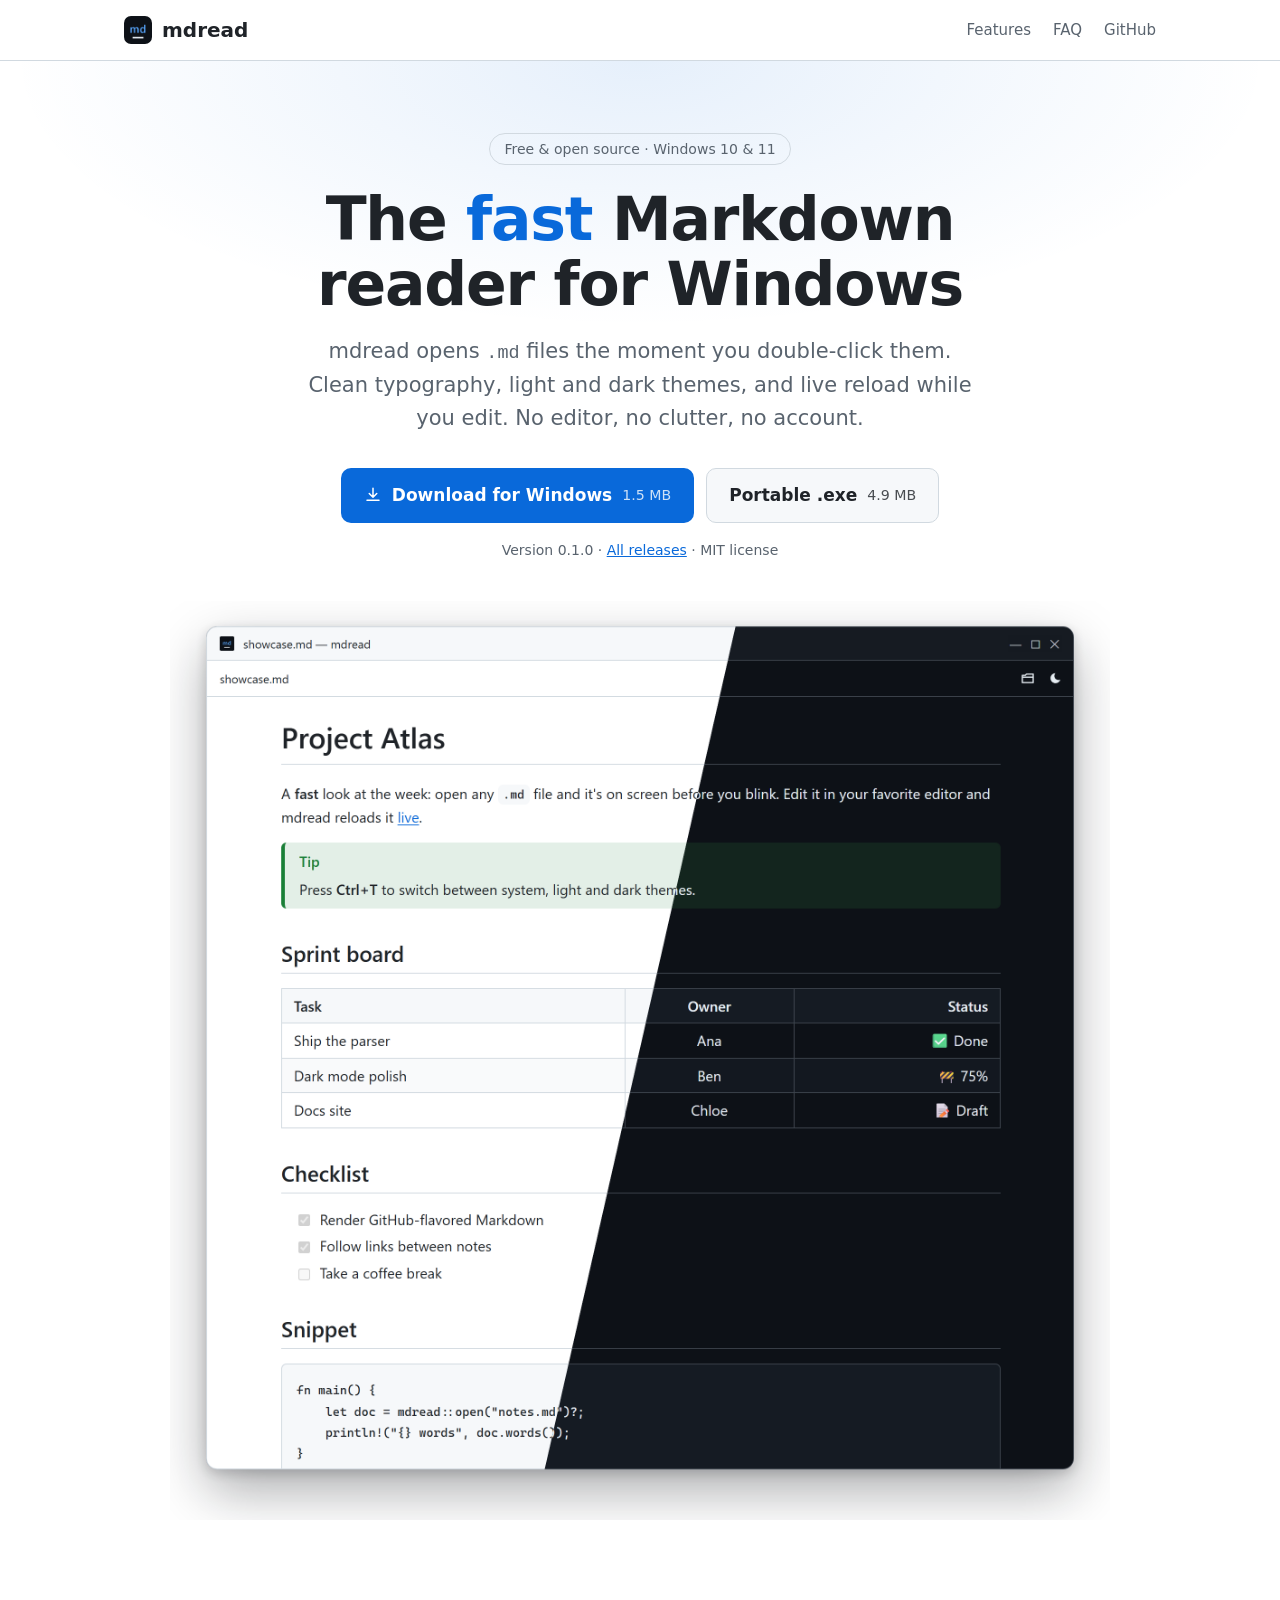
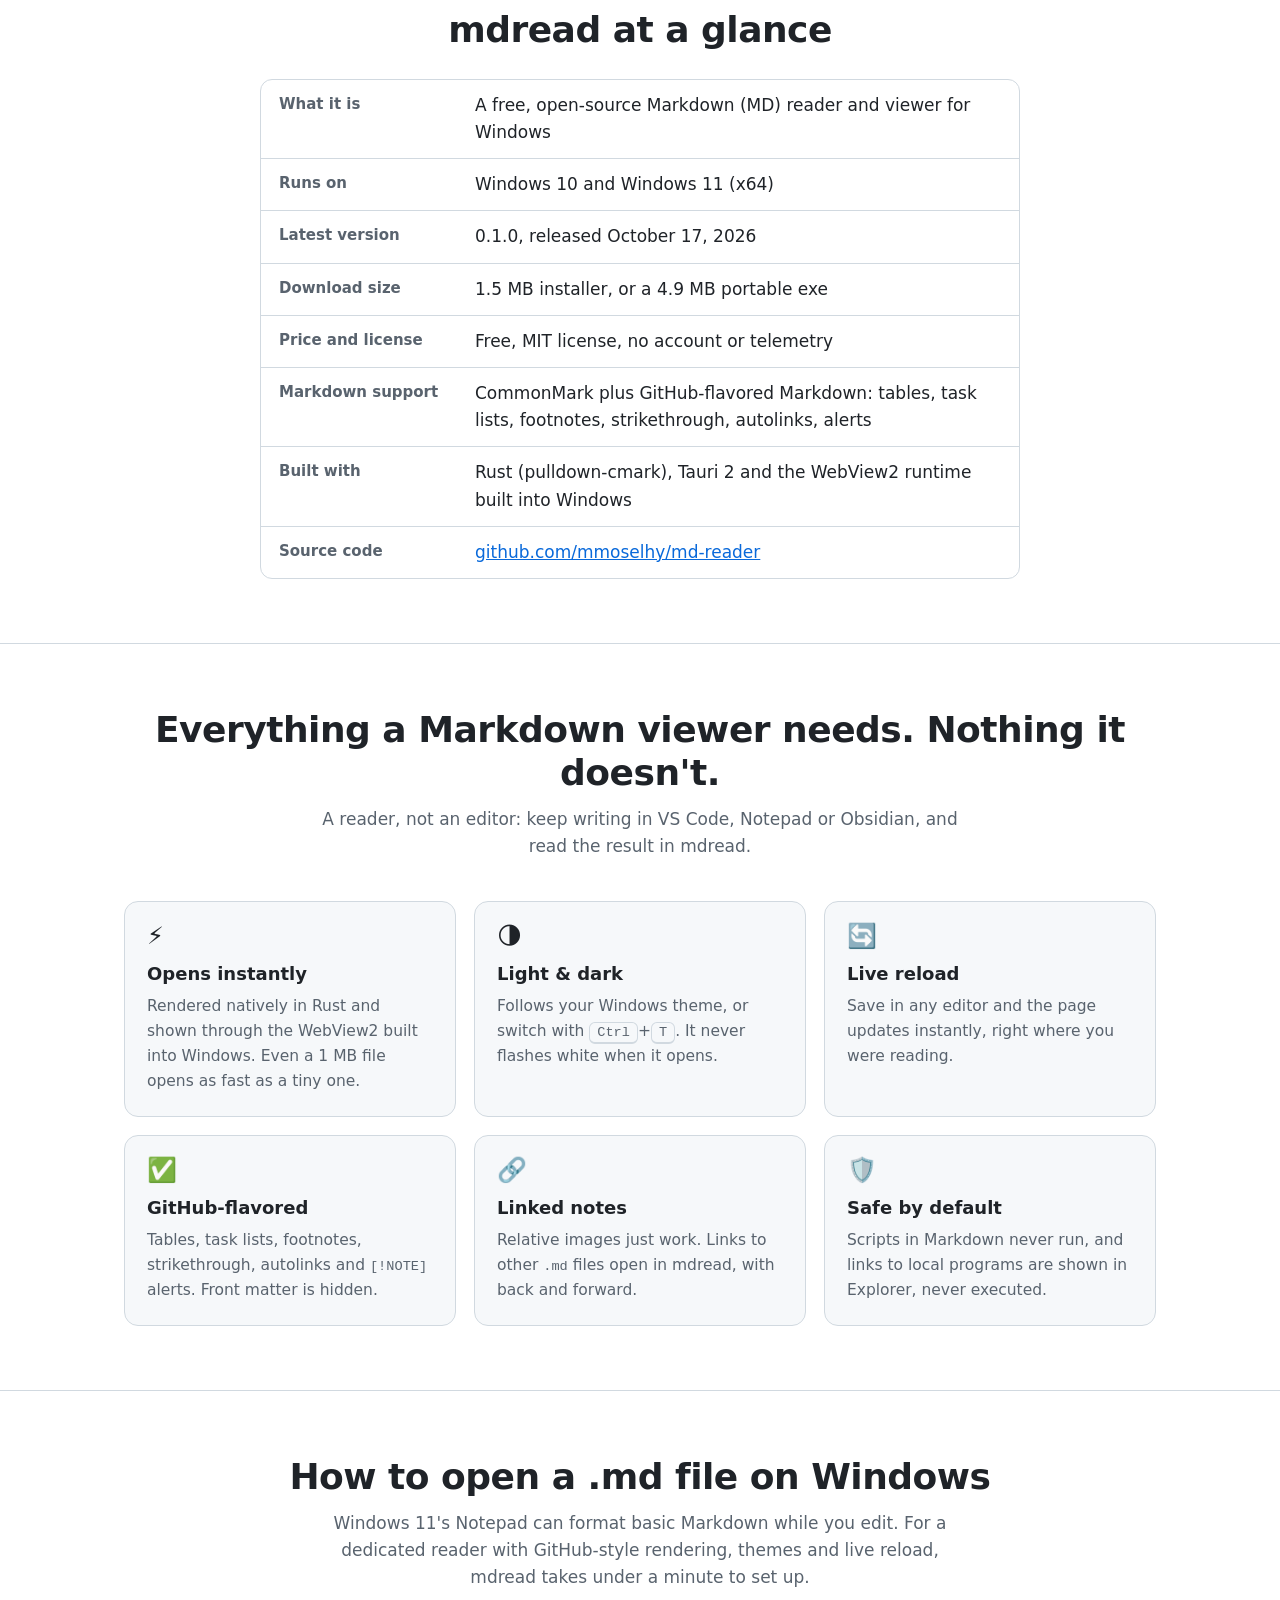
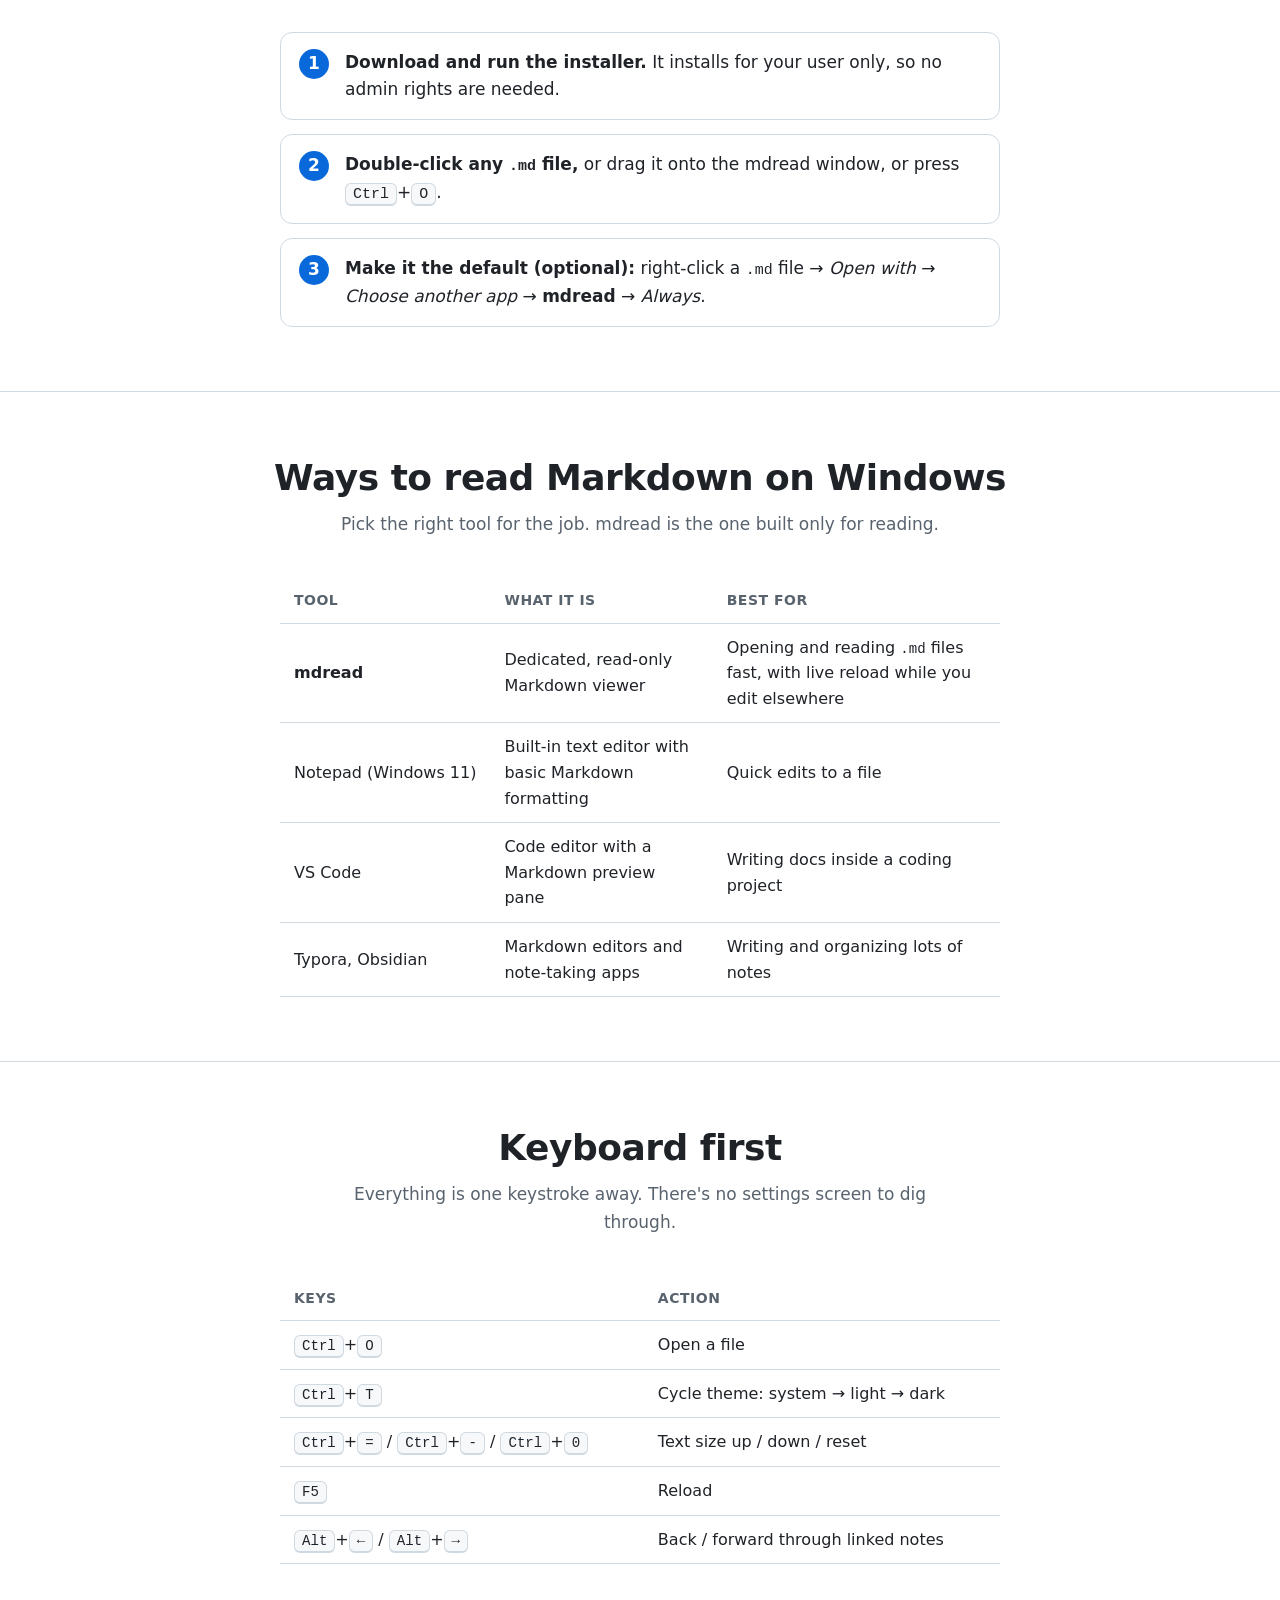
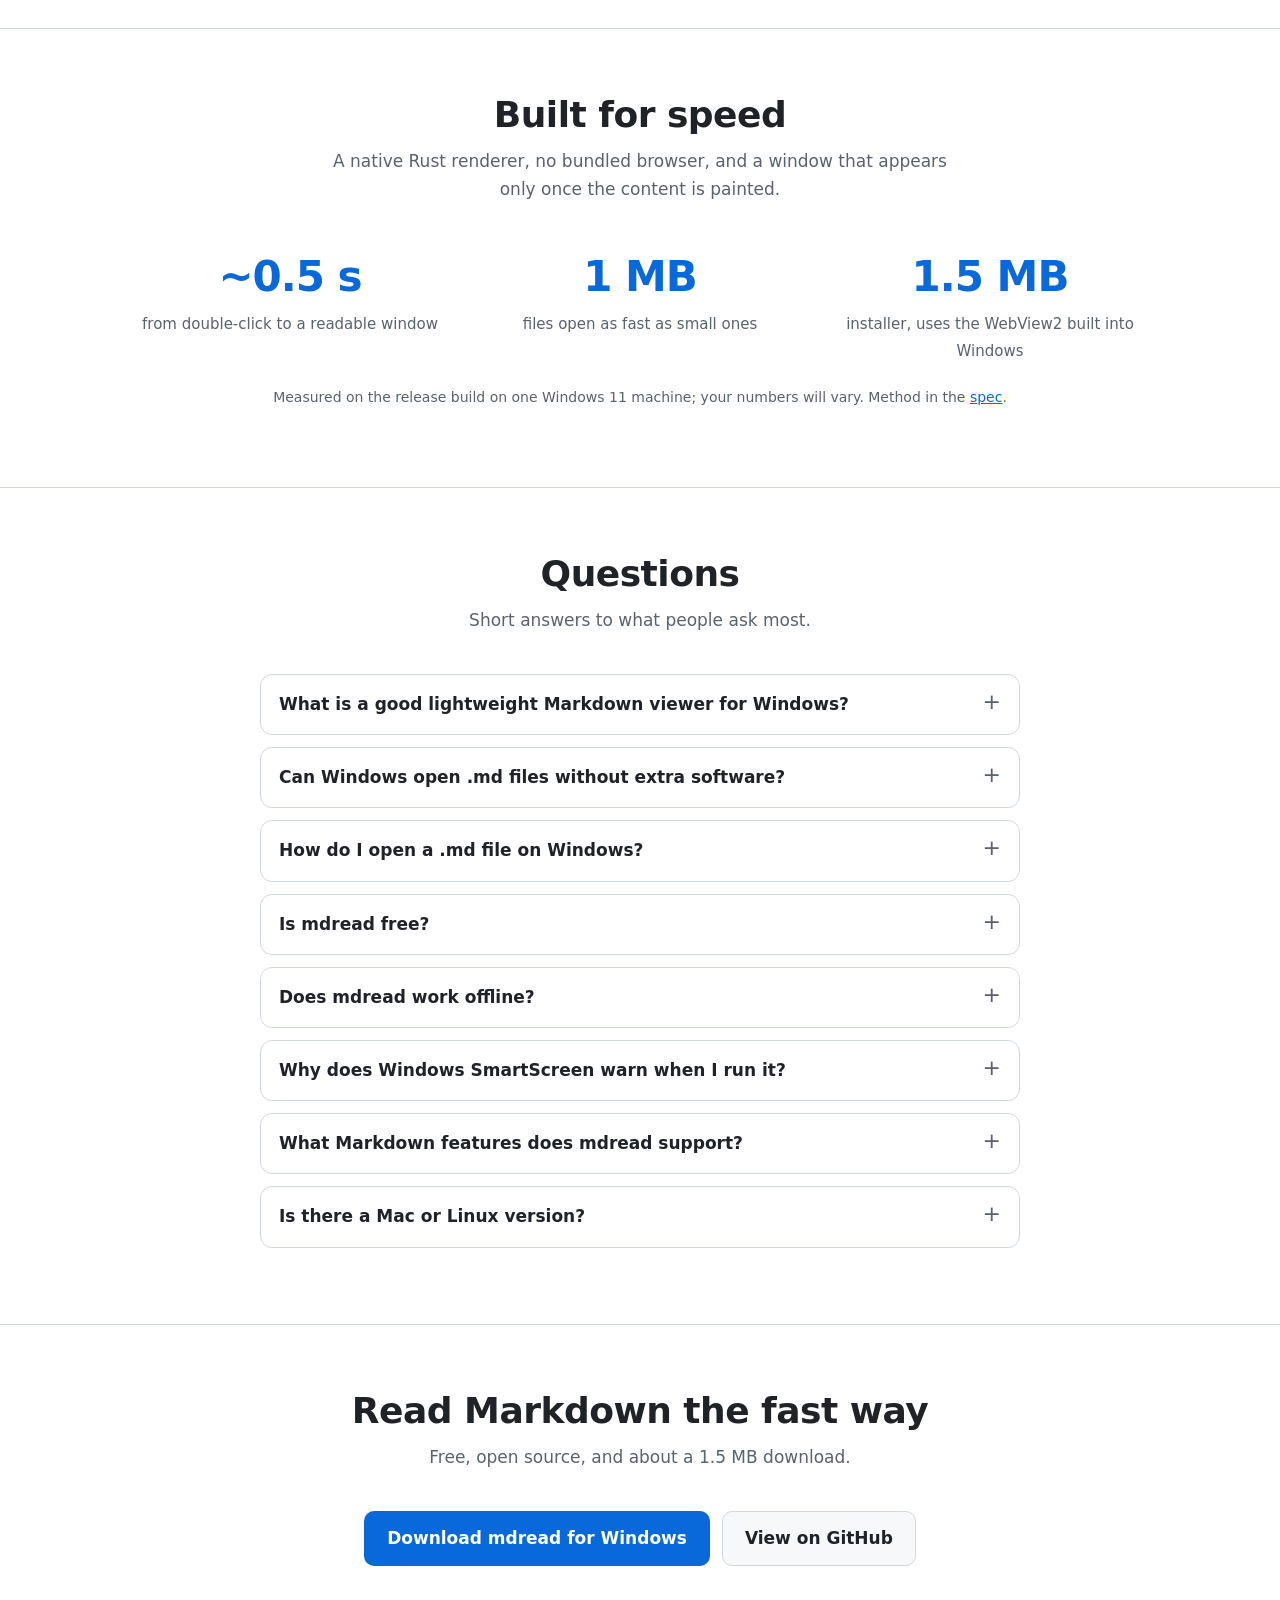
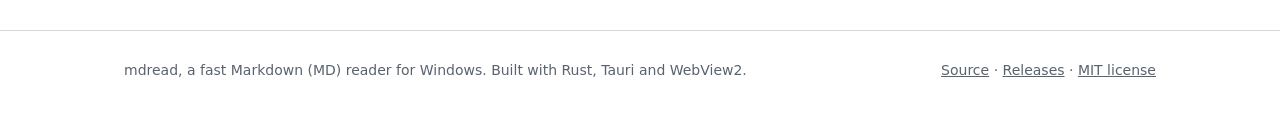
<file: docs/index.html>
<!doctype html>
<html lang="en">
<head>
  <meta charset="utf-8">
  <meta name="viewport" content="width=device-width, initial-scale=1">
  <title>mdread: Fast Markdown (MD) Reader &amp; Viewer for Windows</title>
  <meta name="description" content="mdread is a free, fast Markdown (MD) reader for Windows. Open .md files instantly with light and dark themes, live reload and GitHub-flavored Markdown.">
  <link rel="canonical" href="https://mmoselhy.github.io/md-reader/">
  <link rel="alternate" type="text/markdown" title="llms.txt" href="llms.txt">
  <meta name="robots" content="index, follow">
  <!-- Google Search Console: paste your verification tag here, e.g. <meta name="google-site-verification" content="..."> -->

  <meta property="og:type" content="website">
  <meta property="og:site_name" content="mdread">
  <meta property="og:title" content="mdread: the fast Markdown reader for Windows">
  <meta property="og:description" content="Open .md files instantly. Light and dark themes, live reload, GitHub-flavored Markdown. Free and open source.">
  <meta property="og:url" content="https://mmoselhy.github.io/md-reader/">
  <meta property="og:image" content="https://mmoselhy.github.io/md-reader/assets/og.png">
  <meta property="og:image:width" content="1200">
  <meta property="og:image:height" content="630">
  <meta property="og:image:alt" content="mdread showing a Markdown document split between light and dark themes">
  <meta name="twitter:card" content="summary_large_image">
  <meta name="twitter:title" content="mdread: the fast Markdown reader for Windows">
  <meta name="twitter:description" content="Open .md files instantly. Light and dark themes, live reload, GitHub-flavored Markdown. Free and open source.">
  <meta name="twitter:image" content="https://mmoselhy.github.io/md-reader/assets/og.png">

  <link rel="icon" type="image/png" sizes="32x32" href="assets/favicon-32.png">
  <link rel="apple-touch-icon" href="assets/icon-256.png">
  <meta name="theme-color" content="#ffffff" media="(prefers-color-scheme: light)">
  <meta name="theme-color" content="#0d1117" media="(prefers-color-scheme: dark)">

  <script type="application/ld+json">
  {
    "@context": "https://schema.org",
    "@type": "SoftwareApplication",
    "name": "mdread",
    "alternateName": ["md reader", "Markdown reader for Windows"],
    "description": "A fast, free Markdown (MD) reader and viewer for Windows with light and dark themes, live reload and GitHub-flavored Markdown.",
    "applicationCategory": "UtilitiesApplication",
    "operatingSystem": "Windows 10, Windows 11",
    "softwareVersion": "0.1.0",
    "fileSize": "1.5MB",
    "license": "https://opensource.org/licenses/MIT",
    "url": "https://mmoselhy.github.io/md-reader/",
    "downloadUrl": "https://github.com/mmoselhy/md-reader/releases/download/v0.1.0/mdread_0.1.0_x64-setup.exe",
    "installUrl": "https://github.com/mmoselhy/md-reader/releases/latest",
    "screenshot": "https://mmoselhy.github.io/md-reader/assets/hero.png",
    "image": "https://mmoselhy.github.io/md-reader/assets/icon-512.png",
    "codeRepository": "https://github.com/mmoselhy/md-reader",
    "sameAs": ["https://github.com/mmoselhy/md-reader"],
    "datePublished": "2026-10-17",
    "dateModified": "2026-10-17",
    "author": { "@type": "Person", "name": "mmoselhy", "url": "https://github.com/mmoselhy" },
    "isAccessibleForFree": true,
    "keywords": "markdown reader, md reader, markdown viewer, md viewer, open md file windows, markdown viewer for windows, md file viewer",
    "featureList": [
      "Opens .md files instantly",
      "GitHub-flavored Markdown: tables, task lists, footnotes, strikethrough, autolinks, alerts",
      "Light, dark and system themes",
      "Live reload when the file changes",
      "Relative images and links between Markdown files with back and forward",
      "Scripts in Markdown never run",
      "Per-user installer and portable exe"
    ],
    "offers": { "@type": "Offer", "price": "0", "priceCurrency": "USD" }
  }
  </script>
  <script type="application/ld+json">
  {
    "@context": "https://schema.org",
    "@type": "FAQPage",
    "mainEntity": [
      { "@type": "Question", "name": "What is a good lightweight Markdown viewer for Windows?",
        "acceptedAnswer": { "@type": "Answer", "text": "If you only need to read .md files, a dedicated viewer such as mdread opens fastest: it is a free, open-source Markdown reader for Windows 10 and 11 with GitHub-flavored rendering, light and dark themes and live reload, in a 1.5 MB installer. If you mainly write Markdown, an editor such as VS Code, Typora or Obsidian is the better fit." } },
      { "@type": "Question", "name": "Can Windows open .md files without extra software?",
        "acceptedAnswer": { "@type": "Answer", "text": "Partly. On Windows 11, Notepad can format basic Markdown while you edit. On Windows 10 a .md file opens as plain text. mdread adds a dedicated reader with GitHub-style rendering, themes, linked notes and live reload." } },
      { "@type": "Question", "name": "How do I open a .md file on Windows?",
        "acceptedAnswer": { "@type": "Answer", "text": "Install mdread, then double-click any .md file, drag it onto the mdread window, or press Ctrl+O inside mdread. To make mdread the default, right-click a .md file, choose Open with > Choose another app, pick mdread and tick Always use this app." } },
      { "@type": "Question", "name": "Is mdread free?",
        "acceptedAnswer": { "@type": "Answer", "text": "Yes. mdread is free and open source under the MIT license, with no ads, accounts or telemetry." } },
      { "@type": "Question", "name": "Does mdread work offline?",
        "acceptedAnswer": { "@type": "Answer", "text": "Yes. Documents are read and rendered locally on your PC. Only images that a document links from the web need an internet connection." } },
      { "@type": "Question", "name": "Why does Windows SmartScreen warn when I run it?",
        "acceptedAnswer": { "@type": "Answer", "text": "The builds are not code-signed yet, so SmartScreen doesn't recognize the publisher. Choose More info, then Run anyway. The SHA-256 checksums of every download are published with each release." } },
      { "@type": "Question", "name": "What Markdown features does mdread support?",
        "acceptedAnswer": { "@type": "Answer", "text": "CommonMark plus GitHub-flavored Markdown: tables, task lists, strikethrough, footnotes, autolinks and alerts such as > [!NOTE]. YAML front matter is hidden. Relative images and links to other Markdown files work." } },
      { "@type": "Question", "name": "Is there a Mac or Linux version?",
        "acceptedAnswer": { "@type": "Answer", "text": "Not yet. mdread targets Windows 10 and 11 for now." } }
    ]
  }
  </script>

  <style>
    :root {
      --bg: #ffffff; --fg: #1f2328; --muted: #59636e; --border: #d1d9e0; --surface: #f6f8fa;
      --accent: #0969da; --accent-fg: #ffffff; --glow: rgba(9, 105, 218, .10);
      color-scheme: light dark;
    }
    @media (prefers-color-scheme: dark) {
      :root:not([data-theme="light"]) {
        --bg: #0d1117; --fg: #e6edf3; --muted: #9198a1; --border: #3d444d; --surface: #151b23;
        --accent: #4493f8; --accent-fg: #0d1117; --glow: rgba(68, 147, 248, .14);
      }
    }
    * { box-sizing: border-box; }
    html { -webkit-text-size-adjust: 100%; }
    body {
      margin: 0; background: var(--bg); color: var(--fg);
      font: 17px/1.6 "Segoe UI", system-ui, -apple-system, sans-serif;
    }
    a { color: var(--accent); }
    a:focus-visible, .btn:focus-visible, summary:focus-visible { outline: 2px solid var(--accent); outline-offset: 3px; border-radius: 6px; }
    .wrap { max-width: 1080px; margin: 0 auto; padding: 0 24px; }
    code, kbd { font-family: "Cascadia Code", Consolas, monospace; font-size: .88em; }
    kbd { padding: 2px 7px; border: 1px solid var(--border); border-bottom-width: 2px; border-radius: 6px; background: var(--surface); white-space: nowrap; }

    header.top { border-bottom: 1px solid var(--border); }
    header.top .wrap { display: flex; align-items: center; gap: 12px; height: 60px; }
    .logo { display: flex; align-items: center; gap: 10px; font-weight: 700; font-size: 20px; color: var(--fg); text-decoration: none; }
    .logo img { width: 28px; height: 28px; border-radius: 7px; }
    header.top nav { margin-left: auto; display: flex; gap: 22px; font-size: 15px; }
    header.top nav a { color: var(--muted); text-decoration: none; }
    header.top nav a:hover { color: var(--fg); }

    .hero { text-align: center; padding: 72px 0 24px; background: radial-gradient(900px 380px at 50% 0, var(--glow), transparent 70%); }
    .eyebrow { display: inline-block; font-size: 14px; color: var(--muted); border: 1px solid var(--border); border-radius: 999px; padding: 4px 14px; margin-bottom: 22px; }
    h1 { font-size: clamp(36px, 6vw, 60px); line-height: 1.08; letter-spacing: -1.2px; margin: 0 auto 18px; max-width: 820px; }
    h1 .hl { color: var(--accent); }
    .lede { font-size: clamp(17px, 2.2vw, 21px); color: var(--muted); max-width: 680px; margin: 0 auto 32px; }
    .ctas { display: flex; gap: 12px; justify-content: center; flex-wrap: wrap; }
    .btn { display: inline-flex; align-items: center; gap: 10px; padding: 13px 22px; border-radius: 10px; font-weight: 600; text-decoration: none; border: 1px solid var(--border); color: var(--fg); background: var(--surface); }
    .btn.primary { background: var(--accent); color: var(--accent-fg); border-color: transparent; }
    .btn small { font-weight: 400; opacity: .8; }
    .btn svg { width: 18px; height: 18px; flex: none; }
    .meta { margin-top: 16px; font-size: 14px; color: var(--muted); }
    .shot { display: block; width: 100%; max-width: 940px; height: auto; margin: 40px auto 0; }

    section { padding: 64px 0; }
    section + section { border-top: 1px solid var(--border); }
    h2 { font-size: clamp(26px, 3.6vw, 36px); letter-spacing: -.5px; line-height: 1.2; margin: 0 0 12px; text-align: center; }
    .sub { text-align: center; color: var(--muted); max-width: 640px; margin: 0 auto 40px; }

    .grid { display: grid; grid-template-columns: repeat(3, 1fr); gap: 18px; }
    .card { border: 1px solid var(--border); border-radius: 14px; padding: 22px; background: var(--surface); }
    .card h3 { margin: 0 0 6px; font-size: 18px; }
    .card p { margin: 0; color: var(--muted); font-size: 15.5px; }
    .card .ico { font-size: 24px; line-height: 1; margin-bottom: 12px; }

    .steps { counter-reset: s; list-style: none; padding: 0; margin: 0 auto; max-width: 720px; display: grid; gap: 14px; }
    .steps li { counter-increment: s; display: flex; gap: 16px; align-items: flex-start; border: 1px solid var(--border); border-radius: 12px; padding: 16px 18px; }
    .steps li::before { content: counter(s); flex: none; width: 30px; height: 30px; border-radius: 50%; display: grid; place-items: center; font-weight: 700; background: var(--accent); color: var(--accent-fg); }

    table { width: 100%; max-width: 720px; margin: 0 auto; border-collapse: collapse; font-size: 16px; }
    th, td { text-align: left; padding: 11px 14px; border-bottom: 1px solid var(--border); }
    th { color: var(--muted); font-weight: 600; font-size: 14px; text-transform: uppercase; letter-spacing: .5px; }

    .stats { display: grid; grid-template-columns: repeat(3, 1fr); gap: 18px; text-align: center; }
    .stat b { display: block; font-size: clamp(30px, 4vw, 42px); letter-spacing: -1px; color: var(--accent); }
    .stat span { color: var(--muted); font-size: 15px; }
    .note { text-align: center; color: var(--muted); font-size: 14px; margin-top: 22px; }

    .facts { max-width: 760px; margin: 28px auto 0; display: grid; gap: 0; border: 1px solid var(--border); border-radius: 12px; overflow: hidden; }
    .facts div { display: grid; grid-template-columns: 180px 1fr; gap: 16px; padding: 12px 18px; border-bottom: 1px solid var(--border); }
    .facts div:last-child { border-bottom: 0; }
    .facts dt { color: var(--muted); font-weight: 600; font-size: 15px; }
    .facts dd { margin: 0; }
    #compare td:first-child { white-space: nowrap; }

    .faq { max-width: 760px; margin: 0 auto; }
    details { border: 1px solid var(--border); border-radius: 12px; padding: 0 18px; margin-bottom: 12px; }
    summary { cursor: pointer; font-weight: 600; padding: 16px 0; list-style: none; display: flex; justify-content: space-between; gap: 12px; }
    summary::-webkit-details-marker { display: none; }
    summary::after { content: "+"; color: var(--muted); font-weight: 400; font-size: 22px; line-height: 1; }
    details[open] summary::after { content: "−"; }
    details p { margin: 0 0 16px; color: var(--muted); }

    .final { text-align: center; }
    footer { border-top: 1px solid var(--border); padding: 28px 0 40px; color: var(--muted); font-size: 14px; }
    footer .wrap { display: flex; flex-wrap: wrap; gap: 8px 24px; justify-content: space-between; }
    footer a { color: var(--muted); }

    @media (max-width: 820px) {
      .grid, .stats { grid-template-columns: 1fr 1fr; }
    }
    @media (max-width: 560px) {
      .wrap { padding: 0 16px; }
      header.top nav a.hide-sm { display: none; }
      .hero { padding-top: 48px; }
      .grid, .stats { grid-template-columns: 1fr; }
      .btn { width: 100%; justify-content: center; }
      th, td { padding: 10px 8px; }
      .facts div { grid-template-columns: 1fr; gap: 2px; }
      #compare td:first-child { white-space: normal; }
    }
  </style>
</head>
<body>
  <header class="top">
    <div class="wrap">
      <a class="logo" href="./"><img src="assets/icon-256.png" alt="" width="28" height="28">mdread</a>
      <nav aria-label="Main">
        <a class="hide-sm" href="#features">Features</a>
        <a class="hide-sm" href="#faq">FAQ</a>
        <a href="https://github.com/mmoselhy/md-reader">GitHub</a>
      </nav>
    </div>
  </header>

  <main>
    <div class="hero">
      <div class="wrap">
        <span class="eyebrow">Free &amp; open source · Windows 10 &amp; 11</span>
        <h1>The <span class="hl">fast</span> Markdown reader for Windows</h1>
        <p class="lede">mdread opens <code>.md</code> files the moment you double-click them. Clean typography, light and dark themes, and live reload while you edit. No editor, no clutter, no account.</p>
        <div class="ctas">
          <a class="btn primary" href="https://github.com/mmoselhy/md-reader/releases/download/v0.1.0/mdread_0.1.0_x64-setup.exe">
            <svg viewBox="0 0 24 24" fill="none" stroke="currentColor" stroke-width="2" stroke-linecap="round" stroke-linejoin="round" aria-hidden="true"><path d="M12 3v12m0 0-5-5m5 5 5-5M4 19h16"/></svg>
            Download for Windows <small>1.5 MB</small>
          </a>
          <a class="btn" href="https://github.com/mmoselhy/md-reader/releases/download/v0.1.0/mdread-0.1.0-x64-portable.exe">Portable .exe <small>4.9 MB</small></a>
        </div>
        <p class="meta">Version 0.1.0 · <a href="https://github.com/mmoselhy/md-reader/releases">All releases</a> · MIT license</p>
        <img class="shot" src="assets/hero.png" width="2080" height="2032" alt="mdread window showing a Markdown document with a table, task list, alert and code block, split diagonally between the light and dark themes">
      </div>
    </div>

    <section id="at-a-glance">
      <div class="wrap">
        <h2>mdread at a glance</h2>
        <dl class="facts">
          <div><dt>What it is</dt><dd>A free, open-source Markdown (MD) reader and viewer for Windows</dd></div>
          <div><dt>Runs on</dt><dd>Windows 10 and Windows 11 (x64)</dd></div>
          <div><dt>Latest version</dt><dd>0.1.0, released October 17, 2026</dd></div>
          <div><dt>Download size</dt><dd>1.5 MB installer, or a 4.9 MB portable exe</dd></div>
          <div><dt>Price and license</dt><dd>Free, MIT license, no account or telemetry</dd></div>
          <div><dt>Markdown support</dt><dd>CommonMark plus GitHub-flavored Markdown: tables, task lists, footnotes, strikethrough, autolinks, alerts</dd></div>
          <div><dt>Built with</dt><dd>Rust (pulldown-cmark), Tauri 2 and the WebView2 runtime built into Windows</dd></div>
          <div><dt>Source code</dt><dd><a href="https://github.com/mmoselhy/md-reader">github.com/mmoselhy/md-reader</a></dd></div>
        </dl>
      </div>
    </section>

    <section id="features">
      <div class="wrap">
        <h2>Everything a Markdown viewer needs. Nothing it doesn't.</h2>
        <p class="sub">A reader, not an editor: keep writing in VS Code, Notepad or Obsidian, and read the result in mdread.</p>
        <div class="grid">
          <div class="card"><div class="ico" aria-hidden="true">⚡</div><h3>Opens instantly</h3><p>Rendered natively in Rust and shown through the WebView2 built into Windows. Even a 1 MB file opens as fast as a tiny one.</p></div>
          <div class="card"><div class="ico" aria-hidden="true">🌗</div><h3>Light &amp; dark</h3><p>Follows your Windows theme, or switch with <kbd>Ctrl</kbd>+<kbd>T</kbd>. It never flashes white when it opens.</p></div>
          <div class="card"><div class="ico" aria-hidden="true">🔄</div><h3>Live reload</h3><p>Save in any editor and the page updates instantly, right where you were reading.</p></div>
          <div class="card"><div class="ico" aria-hidden="true">✅</div><h3>GitHub-flavored</h3><p>Tables, task lists, footnotes, strikethrough, autolinks and <code>[!NOTE]</code> alerts. Front matter is hidden.</p></div>
          <div class="card"><div class="ico" aria-hidden="true">🔗</div><h3>Linked notes</h3><p>Relative images just work. Links to other <code>.md</code> files open in mdread, with back and forward.</p></div>
          <div class="card"><div class="ico" aria-hidden="true">🛡️</div><h3>Safe by default</h3><p>Scripts in Markdown never run, and links to local programs are shown in Explorer, never executed.</p></div>
        </div>
      </div>
    </section>

    <section id="how-to-open-md-files">
      <div class="wrap">
        <h2>How to open a .md file on Windows</h2>
        <p class="sub">Windows 11's Notepad can format basic Markdown while you edit. For a dedicated reader with GitHub-style rendering, themes and live reload, mdread takes under a minute to set up.</p>
        <ol class="steps">
          <li><div><strong>Download and run the installer.</strong> It installs for your user only, so no admin rights are needed.</div></li>
          <li><div><strong>Double-click any <code>.md</code> file,</strong> or drag it onto the mdread window, or press <kbd>Ctrl</kbd>+<kbd>O</kbd>.</div></li>
          <li><div><strong>Make it the default (optional):</strong> right-click a <code>.md</code> file → <em>Open with</em> → <em>Choose another app</em> → <strong>mdread</strong> → <em>Always</em>.</div></li>
        </ol>
      </div>
    </section>

    <section id="compare">
      <div class="wrap">
        <h2>Ways to read Markdown on Windows</h2>
        <p class="sub">Pick the right tool for the job. mdread is the one built only for reading.</p>
        <table>
          <thead><tr><th>Tool</th><th>What it is</th><th>Best for</th></tr></thead>
          <tbody>
            <tr><td><strong>mdread</strong></td><td>Dedicated, read-only Markdown viewer</td><td>Opening and reading <code>.md</code> files fast, with live reload while you edit elsewhere</td></tr>
            <tr><td>Notepad (Windows 11)</td><td>Built-in text editor with basic Markdown formatting</td><td>Quick edits to a file</td></tr>
            <tr><td>VS Code</td><td>Code editor with a Markdown preview pane</td><td>Writing docs inside a coding project</td></tr>
            <tr><td>Typora, Obsidian</td><td>Markdown editors and note-taking apps</td><td>Writing and organizing lots of notes</td></tr>
          </tbody>
        </table>
      </div>
    </section>

    <section id="shortcuts">
      <div class="wrap">
        <h2>Keyboard first</h2>
        <p class="sub">Everything is one keystroke away. There's no settings screen to dig through.</p>
        <table>
          <thead><tr><th>Keys</th><th>Action</th></tr></thead>
          <tbody>
            <tr><td><kbd>Ctrl</kbd>+<kbd>O</kbd></td><td>Open a file</td></tr>
            <tr><td><kbd>Ctrl</kbd>+<kbd>T</kbd></td><td>Cycle theme: system → light → dark</td></tr>
            <tr><td><kbd>Ctrl</kbd>+<kbd>=</kbd> / <kbd>Ctrl</kbd>+<kbd>-</kbd> / <kbd>Ctrl</kbd>+<kbd>0</kbd></td><td>Text size up / down / reset</td></tr>
            <tr><td><kbd>F5</kbd></td><td>Reload</td></tr>
            <tr><td><kbd>Alt</kbd>+<kbd>←</kbd> / <kbd>Alt</kbd>+<kbd>→</kbd></td><td>Back / forward through linked notes</td></tr>
          </tbody>
        </table>
      </div>
    </section>

    <section id="performance">
      <div class="wrap">
        <h2>Built for speed</h2>
        <p class="sub">A native Rust renderer, no bundled browser, and a window that appears only once the content is painted.</p>
        <div class="stats">
          <div class="stat"><b>~0.5 s</b><span>from double-click to a readable window</span></div>
          <div class="stat"><b>1 MB</b><span>files open as fast as small ones</span></div>
          <div class="stat"><b>1.5 MB</b><span>installer, uses the WebView2 built into Windows</span></div>
        </div>
        <p class="note">Measured on the release build on one Windows 11 machine; your numbers will vary. Method in the <a href="https://github.com/mmoselhy/md-reader/blob/main/SPEC.md">spec</a>.</p>
      </div>
    </section>

    <section id="faq">
      <div class="wrap">
        <h2>Questions</h2>
        <p class="sub">Short answers to what people ask most.</p>
        <div class="faq">
          <details><summary>What is a good lightweight Markdown viewer for Windows?</summary><p>If you only need to read <code>.md</code> files, a dedicated viewer such as mdread opens fastest: it's a free, open-source Markdown reader for Windows 10 and 11 with GitHub-flavored rendering, light and dark themes and live reload, in a 1.5 MB installer. If you mainly write Markdown, an editor such as VS Code, Typora or Obsidian is the better fit.</p></details>
          <details><summary>Can Windows open .md files without extra software?</summary><p>Partly. On Windows 11, Notepad can format basic Markdown while you edit. On Windows 10 a <code>.md</code> file opens as plain text. mdread adds a dedicated reader with GitHub-style rendering, themes, linked notes and live reload.</p></details>
          <details><summary>How do I open a .md file on Windows?</summary><p>Install mdread, then double-click any <code>.md</code> file, drag it onto the mdread window, or press <kbd>Ctrl</kbd>+<kbd>O</kbd> inside mdread. To make mdread the default, right-click a <code>.md</code> file, choose <em>Open with → Choose another app</em>, pick mdread and tick <em>Always use this app</em>.</p></details>
          <details><summary>Is mdread free?</summary><p>Yes. mdread is free and open source under the MIT license, with no ads, accounts or telemetry.</p></details>
          <details><summary>Does mdread work offline?</summary><p>Yes. Documents are read and rendered locally on your PC. Only images that a document links from the web need an internet connection.</p></details>
          <details><summary>Why does Windows SmartScreen warn when I run it?</summary><p>The builds aren't code-signed yet, so SmartScreen doesn't recognize the publisher. Choose <em>More info</em>, then <em>Run anyway</em>. SHA-256 checksums of every download are published with each release.</p></details>
          <details><summary>What Markdown features does mdread support?</summary><p>CommonMark plus GitHub-flavored Markdown: tables, task lists, strikethrough, footnotes, autolinks and alerts such as <code>&gt; [!NOTE]</code>. YAML front matter is hidden. Relative images and links to other Markdown files work.</p></details>
          <details><summary>Is there a Mac or Linux version?</summary><p>Not yet. mdread targets Windows 10 and 11 for now. Watch the <a href="https://github.com/mmoselhy/md-reader">GitHub repo</a> for updates.</p></details>
        </div>
      </div>
    </section>

    <section class="final">
      <div class="wrap">
        <h2>Read Markdown the fast way</h2>
        <p class="sub">Free, open source, and about a 1.5 MB download.</p>
        <div class="ctas">
          <a class="btn primary" href="https://github.com/mmoselhy/md-reader/releases/download/v0.1.0/mdread_0.1.0_x64-setup.exe">Download mdread for Windows</a>
          <a class="btn" href="https://github.com/mmoselhy/md-reader">View on GitHub</a>
        </div>
      </div>
    </section>
  </main>

  <footer>
    <div class="wrap">
      <span>mdread, a fast Markdown (MD) reader for Windows. Built with Rust, Tauri and WebView2.</span>
      <span><a href="https://github.com/mmoselhy/md-reader">Source</a> · <a href="https://github.com/mmoselhy/md-reader/releases">Releases</a> · <a href="https://github.com/mmoselhy/md-reader/blob/main/LICENSE">MIT license</a></span>
    </div>
  </footer>
</body>
</html>
</file>
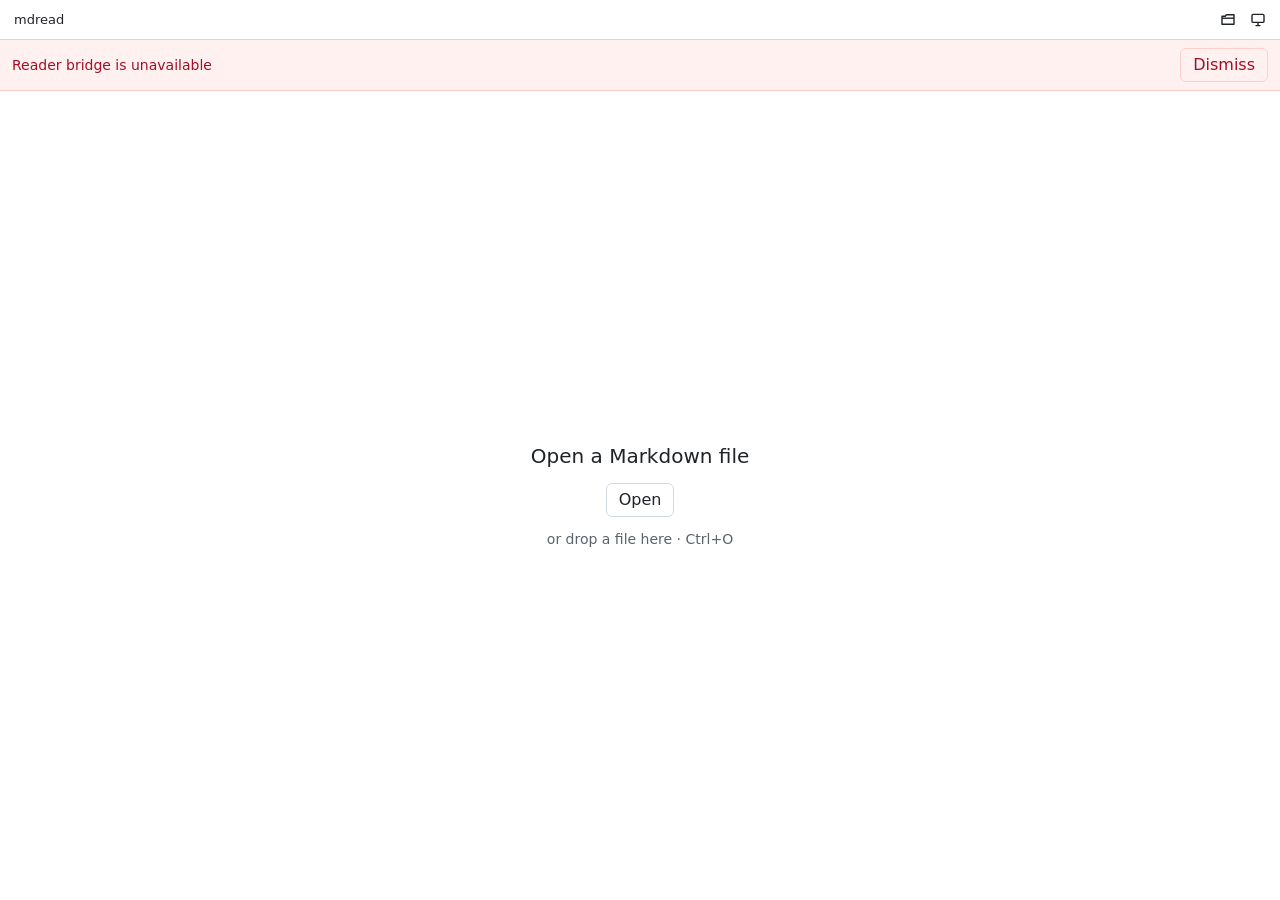
<file: src/index.html>
<!doctype html>
<html lang="en">
<head>
  <meta charset="utf-8">
  <meta name="viewport" content="width=device-width, initial-scale=1">
  <title>mdread</title>
  <script src="theme-init.js"></script>
  <link rel="stylesheet" href="styles.css">
</head>
<body>
  <header class="topbar">
    <p id="doc-title" class="doc-title">mdread</p>
    <div class="topbar-actions">
      <button type="button" id="open-btn" class="icon-btn" aria-label="Open" title="Open (Ctrl+O)">
        <svg viewBox="0 0 16 16" width="16" height="16" aria-hidden="true">
          <path fill="none" stroke="currentColor" stroke-width="1.4" stroke-linejoin="round" d="M2 4.2h3.2L6.5 2.8H14v9.4H2V4.2z"/>
          <path fill="none" stroke="currentColor" stroke-width="1.4" d="M2 6.2h12"/>
        </svg>
      </button>
      <button type="button" id="theme-btn" class="icon-btn" data-mode="system" aria-label="Theme: system" title="Theme: system (Ctrl+T)">
        <svg class="icon icon-system" viewBox="0 0 16 16" width="16" height="16" aria-hidden="true">
          <rect x="2" y="2.4" width="12" height="8" rx="1.2" fill="none" stroke="currentColor" stroke-width="1.4"/>
          <path fill="none" stroke="currentColor" stroke-width="1.4" stroke-linecap="round" d="M6 13.6h4M8 10.4v3.2"/>
        </svg>
        <svg class="icon icon-light" viewBox="0 0 16 16" width="16" height="16" aria-hidden="true">
          <circle cx="8" cy="8" r="2.4" fill="none" stroke="currentColor" stroke-width="1.4"/>
          <path fill="none" stroke="currentColor" stroke-width="1.4" stroke-linecap="round" d="M8 1.6v1.7M8 12.7v1.7M1.6 8h1.7M12.7 8h1.7M3.3 3.3l1.2 1.2M11.5 11.5l1.2 1.2M3.3 12.7l1.2-1.2M11.5 4.5l1.2-1.2"/>
        </svg>
        <svg class="icon icon-dark" viewBox="0 0 16 16" width="16" height="16" aria-hidden="true">
          <path fill="currentColor" d="M8.6 1.7a5.6 5.6 0 1 0 5.5 7 4.5 4.5 0 0 1-5.5-7z"/>
        </svg>
      </button>
    </div>
  </header>
  <div id="error-banner" class="error-banner" role="alert" hidden>
    <p id="error-text"></p>
    <button type="button" id="error-dismiss" class="text-btn" aria-label="Dismiss error" title="Dismiss">Dismiss</button>
  </div>
  <div id="view">
    <article id="doc" class="doc" hidden></article>
    <div id="empty" class="empty">
      <p class="empty-lead">Open a Markdown file</p>
      <button type="button" id="empty-open" class="text-btn">Open</button>
      <p class="empty-hint">or drop a file here · Ctrl+O</p>
    </div>
  </div>
  <div id="drag-overlay" class="drag-overlay" hidden>Drop to open</div>
  <script type="module" src="app.js"></script>
</body>
</html>
</file>
<file: src/styles.css>
/* Palette from SPEC §7. theme-init.js sets data-theme before this file loads. */
:root[data-theme="light"] {
  color-scheme: light;
  --bg: #ffffff;
  --fg: #1f2328;
  --muted: #59636e;
  --border: #d1d9e0;
  --code-bg: #f6f8fa;
  --link: #0969da;
  --danger-bg: #fff1f0;
  --danger-fg: #a40e26;
  --danger-border: #ffcecb;
  --alert-note: #0969da;
  --alert-tip: #1a7f37;
  --alert-important: #8250df;
  --alert-warning: #9a6700;
  --alert-caution: #cf222e;
}

:root[data-theme="dark"] {
  color-scheme: dark;
  --bg: #0d1117;
  --fg: #e6edf3;
  --muted: #9198a1;
  --border: #3d444d;
  --code-bg: #151b23;
  --link: #4493f8;
  --danger-bg: #3d1418;
  --danger-fg: #ffb4bc;
  --danger-border: #6e2b33;
  --alert-note: #4493f8;
  --alert-tip: #3fb950;
  --alert-important: #ab7df8;
  --alert-warning: #d29922;
  --alert-caution: #f85149;
}

*,
*::before,
*::after {
  box-sizing: border-box;
}

html,
body {
  height: 100%;
  margin: 0;
  background: var(--bg);
  color: var(--fg);
}

body {
  display: flex;
  flex-direction: column;
  overflow: hidden;
  font-family: "Segoe UI", system-ui, sans-serif;
  font-size: 16px;
  line-height: 1.5;
}

button {
  font: inherit;
  color: inherit;
}

button:focus-visible,
.doc a:focus-visible {
  outline: 2px solid var(--link);
  outline-offset: 2px;
}

.topbar {
  flex: 0 0 40px;
  height: 40px;
  display: flex;
  align-items: center;
  gap: 8px;
  padding: 0 8px 0 14px;
  border-bottom: 1px solid var(--border);
  background: var(--bg);
  user-select: none;
}

.doc-title {
  flex: 1;
  min-width: 0;
  margin: 0;
  font-size: 13px;
  line-height: 40px;
  white-space: nowrap;
  overflow: hidden;
  text-overflow: ellipsis;
}

.topbar-actions {
  display: flex;
  flex: none;
  gap: 2px;
}

.icon-btn,
.text-btn {
  border: 1px solid transparent;
  background: transparent;
  border-radius: 6px;
  cursor: pointer;
}

.icon-btn {
  width: 28px;
  height: 28px;
  display: inline-flex;
  align-items: center;
  justify-content: center;
  padding: 0;
}

.icon-btn:hover,
.text-btn:hover {
  background: var(--code-bg);
}

.text-btn {
  border-color: var(--border);
  padding: 4px 12px;
  background: var(--bg);
}

.icon {
  display: none;
}

#theme-btn[data-mode="system"] .icon-system,
#theme-btn[data-mode="light"] .icon-light,
#theme-btn[data-mode="dark"] .icon-dark {
  display: block;
}

.error-banner {
  display: flex;
  align-items: center;
  gap: 12px;
  flex: none;
  padding: 8px 12px;
  background: var(--danger-bg);
  color: var(--danger-fg);
  border-bottom: 1px solid var(--danger-border);
}

.error-banner p {
  flex: 1;
  min-width: 0;
  margin: 0;
  font-size: 14px;
  overflow-wrap: anywhere;
}

.error-banner .text-btn {
  flex: none;
  color: var(--danger-fg);
  background: transparent;
  border-color: var(--danger-border);
}

#view {
  flex: 1;
  min-height: 0;
  min-width: 0;
  overflow: auto;
  display: flex;
  flex-direction: column;
}

.empty {
  flex: 1;
  display: flex;
  flex-direction: column;
  align-items: center;
  justify-content: center;
  gap: 12px;
  text-align: center;
  padding: 32px 16px;
}

.empty-lead {
  margin: 0;
  font-size: 20px;
}

.empty-hint {
  margin: 0;
  color: var(--muted);
  font-size: 14px;
}

.doc {
  width: 100%;
  max-width: 860px;
  margin: 0 auto;
  padding: 24px 32px 80px;
  font-size: calc(16px * var(--zoom, 1));
  line-height: 1.6;
  overflow-wrap: break-word;
}

/* Split documents only (app.js sets .is-large when restId is set, before the head is
   inserted): skipping off-screen layout saves ~150 ms on 1 MiB, but placeholder heights
   make pixel offsets meaningless, so app.js positions by element. */
.doc.is-large > * {
  content-visibility: auto;
  contain-intrinsic-size: auto 500px;
}

.doc > :first-child {
  margin-top: 0;
}

.doc h1,
.doc h2,
.doc h3,
.doc h4,
.doc h5,
.doc h6 {
  margin: 1.4em 0 0.6em;
  font-weight: 600;
  line-height: 1.25;
}

.doc h1 {
  font-size: 2em;
  padding-bottom: 0.3em;
  border-bottom: 1px solid var(--border);
}

.doc h2 {
  font-size: 1.5em;
  padding-bottom: 0.3em;
  border-bottom: 1px solid var(--border);
}

.doc h3 { font-size: 1.25em; }
.doc h4 { font-size: 1em; }
.doc h5 { font-size: 0.875em; }
.doc h6 { font-size: 0.85em; color: var(--muted); }

.doc p,
.doc ul,
.doc ol,
.doc dl,
.doc table,
.doc blockquote,
.doc pre {
  margin: 1em 0;
}

.doc ul,
.doc ol {
  padding-left: 2em;
}

.doc li + li {
  margin-top: 0.25em;
}

.doc a {
  color: var(--link);
  text-underline-offset: 2px;
}

.doc strong { font-weight: 600; }

.doc del {
  text-decoration: line-through;
}

.doc hr {
  height: 1px;
  margin: 1.5em 0;
  border: 0;
  background: var(--border);
}

.doc img {
  max-width: 100%;
  height: auto;
}

.doc code,
.doc pre,
.doc kbd,
.doc samp {
  font-family: "Cascadia Code", Consolas, monospace;
}

.doc :not(pre) > code {
  padding: 0.2em 0.4em;
  font-size: 85%;
  background: var(--code-bg);
  border-radius: 6px;
}

.doc pre {
  padding: 16px;
  overflow: auto;
  line-height: 1.45;
  background: var(--code-bg);
  border: 1px solid var(--border);
  border-radius: 6px;
}

.doc pre code {
  padding: 0;
  font-size: 85%;
  background: transparent;
  border-radius: 0;
  white-space: pre;
}

.doc blockquote {
  padding: 0 1em;
  color: var(--muted);
  border-left: 4px solid var(--border);
}

/* pulldown-cmark emits the alert class and the body only — no title element. */
.doc blockquote[class^="markdown-alert-"] {
  padding: 8px 16px;
  color: var(--fg);
  border-radius: 6px;
}

.doc blockquote[class^="markdown-alert-"] > :first-child {
  margin-top: 0;
}

.doc blockquote[class^="markdown-alert-"] > :last-child {
  margin-bottom: 0;
}

.doc blockquote[class^="markdown-alert-"]::before {
  display: block;
  margin-bottom: 0.35em;
  font-weight: 600;
}

.doc blockquote.markdown-alert-note {
  border-left-color: var(--alert-note);
  background: color-mix(in srgb, var(--alert-note) 12%, transparent);
}
.doc blockquote.markdown-alert-note::before {
  content: "Note";
  color: var(--alert-note);
}

.doc blockquote.markdown-alert-tip {
  border-left-color: var(--alert-tip);
  background: color-mix(in srgb, var(--alert-tip) 12%, transparent);
}
.doc blockquote.markdown-alert-tip::before {
  content: "Tip";
  color: var(--alert-tip);
}

.doc blockquote.markdown-alert-important {
  border-left-color: var(--alert-important);
  background: color-mix(in srgb, var(--alert-important) 12%, transparent);
}
.doc blockquote.markdown-alert-important::before {
  content: "Important";
  color: var(--alert-important);
}

.doc blockquote.markdown-alert-warning {
  border-left-color: var(--alert-warning);
  background: color-mix(in srgb, var(--alert-warning) 12%, transparent);
}
.doc blockquote.markdown-alert-warning::before {
  content: "Warning";
  color: var(--alert-warning);
}

.doc blockquote.markdown-alert-caution {
  border-left-color: var(--alert-caution);
  background: color-mix(in srgb, var(--alert-caution) 12%, transparent);
}
.doc blockquote.markdown-alert-caution::before {
  content: "Caution";
  color: var(--alert-caution);
}

.doc table {
  width: 100%;
  border-collapse: collapse;
}

.doc th,
.doc td {
  padding: 6px 13px;
  border: 1px solid var(--border);
  vertical-align: top;
}

.doc th {
  font-weight: 600;
  background: var(--code-bg);
}

.doc tbody tr:nth-child(even) {
  background: color-mix(in srgb, var(--code-bg) 72%, var(--bg));
}

.doc li:has(input[type="checkbox"]) {
  list-style: none;
}

.doc ul:has(li input[type="checkbox"]),
.doc ol:has(li input[type="checkbox"]) {
  padding-left: 1.2em;
}

.doc input[type="checkbox"] {
  margin: 0 0.45em 0.15em 0;
  vertical-align: middle;
  accent-color: var(--link);
  pointer-events: none;
}

.doc sup.footnote-reference {
  margin-left: 0.15em;
  font-size: 0.75em;
  line-height: 0;
}

.doc .footnote-definition {
  margin-top: 1em;
  padding-top: 0.6em;
  font-size: 0.9em;
  color: var(--muted);
  border-top: 1px solid var(--border);
}

.doc .footnote-definition + .footnote-definition {
  margin-top: 0.4em;
  padding-top: 0;
  border-top: 0;
}

.doc .footnote-definition-label {
  margin-right: 0.35em;
  font-weight: 600;
}

.doc details {
  margin: 1em 0;
}

.doc summary {
  cursor: pointer;
}

.drag-overlay {
  position: fixed;
  inset: 0;
  z-index: 5;
  display: flex;
  align-items: center;
  justify-content: center;
  background: color-mix(in srgb, var(--bg) 72%, transparent);
  color: var(--fg);
  font-size: 22px;
  font-weight: 600;
  pointer-events: none;
}

.drag-overlay::before {
  content: "";
  position: absolute;
  inset: 16px;
  border: 2px dashed var(--link);
  border-radius: 12px;
}

.error-banner[hidden],
#doc[hidden],
.empty[hidden],
.drag-overlay[hidden] {
  display: none !important;
}
</file>
